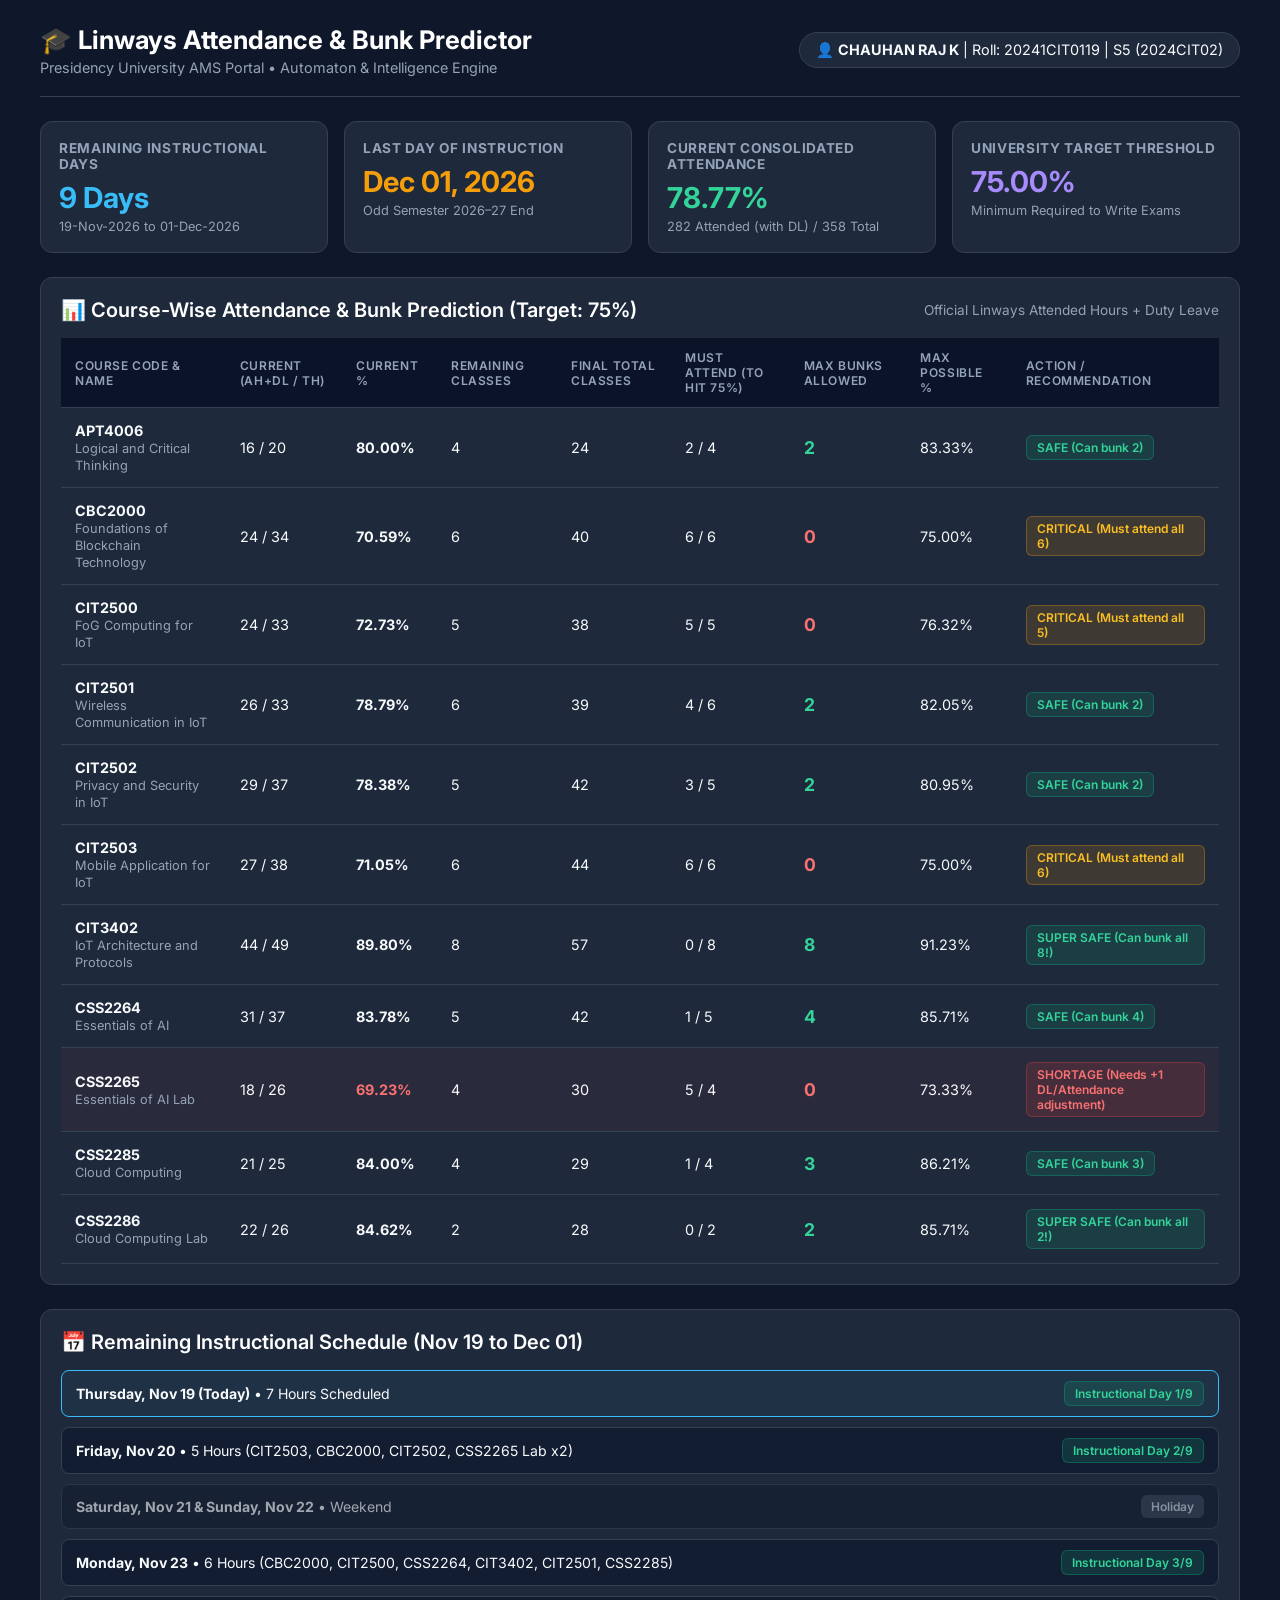
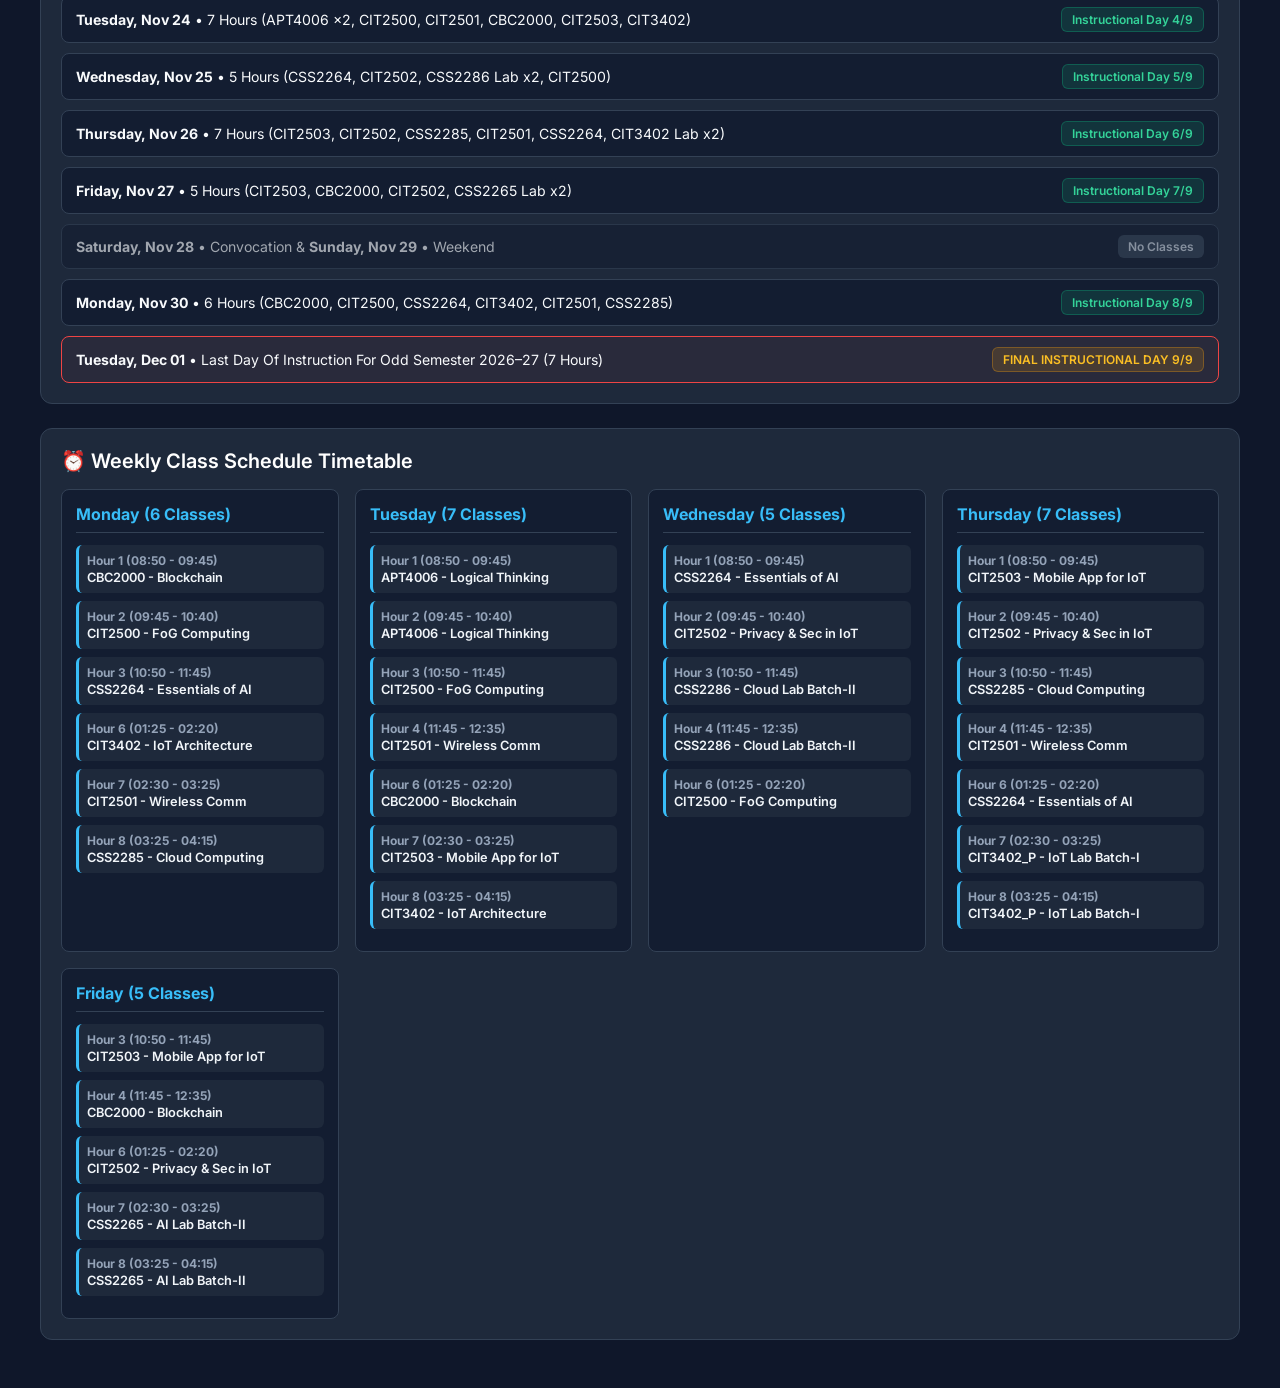
<file: playwrite/index.html>
<!DOCTYPE html>
<html lang="en">
<head>
    <meta charset="UTF-8">
    <meta name="viewport" content="width=device-width, initial-scale=1.0">
    <title>Presidency University - Attendance & Bunk Predictor</title>
    <link href="https://fonts.googleapis.com/css2?family=Inter:wght@400;500;600;700&display=swap" rel="stylesheet">
    <style>
        :root {
            --bg: #0f172a;
            --surface: #1e293b;
            --surface-hover: #334155;
            --text-main: #f8fafc;
            --text-muted: #94a3b8;
            --accent: #38bdf8;
            --accent-glow: rgba(56, 189, 248, 0.2);
            --danger: #ef4444;
            --warning: #f59e0b;
            --success: #10b981;
            --border: #334155;
        }
        * { box-sizing: border-box; margin: 0; padding: 0; font-family: 'Inter', sans-serif; }
        body { background: var(--bg); color: var(--text-main); padding: 24px; min-height: 100vh; }
        .container { max-width: 1200px; margin: 0 auto; }
        
        header { display: flex; justify-content: space-between; align-items: center; margin-bottom: 24px; padding-bottom: 20px; border-bottom: 1px solid var(--border); flex-wrap: wrap; gap: 16px; }
        h1 { font-size: 1.6rem; font-weight: 700; color: #fff; display: flex; align-items: center; gap: 10px; }
        .badge-user { background: var(--surface); padding: 8px 16px; border-radius: 9999px; border: 1px solid var(--border); font-size: 0.9rem; }
        
        .grid-stats { display: grid; grid-template-columns: repeat(auto-fit, minmax(220px, 1fr)); gap: 16px; margin-bottom: 24px; }
        .stat-card { background: var(--surface); border: 1px solid var(--border); border-radius: 12px; padding: 18px; }
        .stat-card h3 { font-size: 0.85rem; text-transform: uppercase; letter-spacing: 0.05em; color: var(--text-muted); margin-bottom: 8px; }
        .stat-card .val { font-size: 1.8rem; font-weight: 700; }
        .stat-card .sub { font-size: 0.8rem; color: var(--text-muted); margin-top: 4px; }
        
        .section-box { background: var(--surface); border: 1px solid var(--border); border-radius: 12px; padding: 20px; margin-bottom: 24px; overflow-x: auto; }
        .section-box h2 { font-size: 1.25rem; font-weight: 600; margin-bottom: 16px; color: #fff; display: flex; justify-content: space-between; align-items: center; }

        table { width: 100%; border-collapse: collapse; text-align: left; font-size: 0.9rem; }
        th { background: #0b1329; color: var(--text-muted); padding: 12px 14px; font-weight: 600; text-transform: uppercase; font-size: 0.75rem; letter-spacing: 0.05em; border-bottom: 1px solid var(--border); }
        td { padding: 14px; border-bottom: 1px solid var(--border); vertical-align: middle; }
        tr:hover td { background: rgba(255, 255, 255, 0.02); }

        .tag { display: inline-block; padding: 4px 10px; border-radius: 6px; font-size: 0.75rem; font-weight: 600; }
        .tag-safe { background: rgba(16, 185, 129, 0.15); color: #34d399; border: 1px solid rgba(16, 185, 129, 0.3); }
        .tag-critical { background: rgba(245, 158, 11, 0.15); color: #fbbf24; border: 1px solid rgba(245, 158, 11, 0.3); }
        .tag-shortage { background: rgba(239, 68, 68, 0.15); color: #f87171; border: 1px solid rgba(239, 68, 68, 0.3); }

        .progress-bar { width: 100%; height: 8px; background: #334155; border-radius: 4px; overflow: hidden; margin-top: 6px; }
        .progress-fill { height: 100%; border-radius: 4px; }

        .timetable-grid { display: grid; grid-template-columns: repeat(auto-fit, minmax(260px, 1fr)); gap: 16px; }
        .day-column { background: #131d31; border: 1px solid var(--border); border-radius: 8px; padding: 14px; }
        .day-column h4 { font-size: 1rem; color: var(--accent); margin-bottom: 12px; padding-bottom: 8px; border-bottom: 1px solid var(--border); }
        .hour-item { padding: 8px; background: #1e293b; border-radius: 6px; margin-bottom: 8px; font-size: 0.8rem; border-left: 3px solid var(--accent); }
        .hour-num { font-weight: 700; color: #94a3b8; font-size: 0.75rem; }
        .hour-subject { font-weight: 600; color: #f1f5f9; margin-top: 2px; }

        .calendar-timeline { display: flex; flex-direction: column; gap: 10px; }
        .timeline-row { display: flex; align-items: center; justify-content: space-between; padding: 10px 14px; background: #131d31; border-radius: 8px; border: 1px solid var(--border); font-size: 0.88rem; }
        .timeline-row.today { border-color: var(--accent); background: rgba(56, 189, 248, 0.05); }
        .timeline-row.last-day { border-color: var(--danger); background: rgba(239, 68, 68, 0.05); }
    </style>
</head>
<body>
<div class="container">
    <header>
        <div>
            <h1>🎓 Linways Attendance & Bunk Predictor</h1>
            <p style="color: var(--text-muted); font-size: 0.9rem; margin-top: 4px;">Presidency University AMS Portal • Automaton & Intelligence Engine</p>
        </div>
        <div class="badge-user">
            👤 <strong>CHAUHAN RAJ K</strong> | Roll: 20241CIT0119 | S5 (2024CIT02)
        </div>
    </header>

    <div class="grid-stats">
        <div class="stat-card">
            <h3>Remaining Instructional Days</h3>
            <div class="val" style="color: var(--accent);">9 Days</div>
            <div class="sub">19-Nov-2026 to 01-Dec-2026</div>
        </div>
        <div class="stat-card">
            <h3>Last Day of Instruction</h3>
            <div class="val" style="color: var(--warning);">Dec 01, 2026</div>
            <div class="sub">Odd Semester 2026–27 End</div>
        </div>
        <div class="stat-card">
            <h3>Current Consolidated Attendance</h3>
            <div class="val" style="color: #34d399;">78.77%</div>
            <div class="sub">282 Attended (with DL) / 358 Total</div>
        </div>
        <div class="stat-card">
            <h3>University Target Threshold</h3>
            <div class="val" style="color: #a78bfa;">75.00%</div>
            <div class="sub">Minimum Required to Write Exams</div>
        </div>
    </div>

    <!-- Attendance Table -->
    <div class="section-box">
        <h2>
            📊 Course-Wise Attendance & Bunk Prediction (Target: 75%)
            <span style="font-size: 0.85rem; font-weight: 400; color: var(--text-muted);">Official Linways Attended Hours + Duty Leave</span>
        </h2>
        <table>
            <thead>
                <tr>
                    <th>Course Code & Name</th>
                    <th>Current (AH+DL / TH)</th>
                    <th>Current %</th>
                    <th>Remaining Classes</th>
                    <th>Final Total Classes</th>
                    <th>Must Attend (to hit 75%)</th>
                    <th>Max Bunks Allowed</th>
                    <th>Max Possible %</th>
                    <th>Action / Recommendation</th>
                </tr>
            </thead>
            <tbody>
                <tr>
                    <td><strong>APT4006</strong><br><span style="color: var(--text-muted); font-size: 0.8rem;">Logical and Critical Thinking</span></td>
                    <td>16 / 20</td>
                    <td><strong>80.00%</strong></td>
                    <td>4</td>
                    <td>24</td>
                    <td>2 / 4</td>
                    <td><strong style="color: #34d399; font-size: 1.1rem;">2</strong></td>
                    <td>83.33%</td>
                    <td><span class="tag tag-safe">SAFE (Can bunk 2)</span></td>
                </tr>
                <tr>
                    <td><strong>CBC2000</strong><br><span style="color: var(--text-muted); font-size: 0.8rem;">Foundations of Blockchain Technology</span></td>
                    <td>24 / 34</td>
                    <td><strong>70.59%</strong></td>
                    <td>6</td>
                    <td>40</td>
                    <td>6 / 6</td>
                    <td><strong style="color: #f87171; font-size: 1.1rem;">0</strong></td>
                    <td>75.00%</td>
                    <td><span class="tag tag-critical">CRITICAL (Must attend all 6)</span></td>
                </tr>
                <tr>
                    <td><strong>CIT2500</strong><br><span style="color: var(--text-muted); font-size: 0.8rem;">FoG Computing for IoT</span></td>
                    <td>24 / 33</td>
                    <td><strong>72.73%</strong></td>
                    <td>5</td>
                    <td>38</td>
                    <td>5 / 5</td>
                    <td><strong style="color: #f87171; font-size: 1.1rem;">0</strong></td>
                    <td>76.32%</td>
                    <td><span class="tag tag-critical">CRITICAL (Must attend all 5)</span></td>
                </tr>
                <tr>
                    <td><strong>CIT2501</strong><br><span style="color: var(--text-muted); font-size: 0.8rem;">Wireless Communication in IoT</span></td>
                    <td>26 / 33</td>
                    <td><strong>78.79%</strong></td>
                    <td>6</td>
                    <td>39</td>
                    <td>4 / 6</td>
                    <td><strong style="color: #34d399; font-size: 1.1rem;">2</strong></td>
                    <td>82.05%</td>
                    <td><span class="tag tag-safe">SAFE (Can bunk 2)</span></td>
                </tr>
                <tr>
                    <td><strong>CIT2502</strong><br><span style="color: var(--text-muted); font-size: 0.8rem;">Privacy and Security in IoT</span></td>
                    <td>29 / 37</td>
                    <td><strong>78.38%</strong></td>
                    <td>5</td>
                    <td>42</td>
                    <td>3 / 5</td>
                    <td><strong style="color: #34d399; font-size: 1.1rem;">2</strong></td>
                    <td>80.95%</td>
                    <td><span class="tag tag-safe">SAFE (Can bunk 2)</span></td>
                </tr>
                <tr>
                    <td><strong>CIT2503</strong><br><span style="color: var(--text-muted); font-size: 0.8rem;">Mobile Application for IoT</span></td>
                    <td>27 / 38</td>
                    <td><strong>71.05%</strong></td>
                    <td>6</td>
                    <td>44</td>
                    <td>6 / 6</td>
                    <td><strong style="color: #f87171; font-size: 1.1rem;">0</strong></td>
                    <td>75.00%</td>
                    <td><span class="tag tag-critical">CRITICAL (Must attend all 6)</span></td>
                </tr>
                <tr>
                    <td><strong>CIT3402</strong><br><span style="color: var(--text-muted); font-size: 0.8rem;">IoT Architecture and Protocols</span></td>
                    <td>44 / 49</td>
                    <td><strong>89.80%</strong></td>
                    <td>8</td>
                    <td>57</td>
                    <td>0 / 8</td>
                    <td><strong style="color: #34d399; font-size: 1.1rem;">8</strong></td>
                    <td>91.23%</td>
                    <td><span class="tag tag-safe">SUPER SAFE (Can bunk all 8!)</span></td>
                </tr>
                <tr>
                    <td><strong>CSS2264</strong><br><span style="color: var(--text-muted); font-size: 0.8rem;">Essentials of AI</span></td>
                    <td>31 / 37</td>
                    <td><strong>83.78%</strong></td>
                    <td>5</td>
                    <td>42</td>
                    <td>1 / 5</td>
                    <td><strong style="color: #34d399; font-size: 1.1rem;">4</strong></td>
                    <td>85.71%</td>
                    <td><span class="tag tag-safe">SAFE (Can bunk 4)</span></td>
                </tr>
                <tr style="background: rgba(239, 68, 68, 0.05);">
                    <td><strong>CSS2265</strong><br><span style="color: var(--text-muted); font-size: 0.8rem;">Essentials of AI Lab</span></td>
                    <td>18 / 26</td>
                    <td><strong style="color: #f87171;">69.23%</strong></td>
                    <td>4</td>
                    <td>30</td>
                    <td>5 / 4</td>
                    <td><strong style="color: #f87171; font-size: 1.1rem;">0</strong></td>
                    <td>73.33%</td>
                    <td><span class="tag tag-shortage">SHORTAGE (Needs +1 DL/Attendance adjustment)</span></td>
                </tr>
                <tr>
                    <td><strong>CSS2285</strong><br><span style="color: var(--text-muted); font-size: 0.8rem;">Cloud Computing</span></td>
                    <td>21 / 25</td>
                    <td><strong>84.00%</strong></td>
                    <td>4</td>
                    <td>29</td>
                    <td>1 / 4</td>
                    <td><strong style="color: #34d399; font-size: 1.1rem;">3</strong></td>
                    <td>86.21%</td>
                    <td><span class="tag tag-safe">SAFE (Can bunk 3)</span></td>
                </tr>
                <tr>
                    <td><strong>CSS2286</strong><br><span style="color: var(--text-muted); font-size: 0.8rem;">Cloud Computing Lab</span></td>
                    <td>22 / 26</td>
                    <td><strong>84.62%</strong></td>
                    <td>2</td>
                    <td>28</td>
                    <td>0 / 2</td>
                    <td><strong style="color: #34d399; font-size: 1.1rem;">2</strong></td>
                    <td>85.71%</td>
                    <td><span class="tag tag-safe">SUPER SAFE (Can bunk all 2!)</span></td>
                </tr>
            </tbody>
        </table>
    </div>

    <!-- Remaining Calendar Days Breakdown -->
    <div class="section-box">
        <h2>📅 Remaining Instructional Schedule (Nov 19 to Dec 01)</h2>
        <div class="calendar-timeline">
            <div class="timeline-row today">
                <div><strong>Thursday, Nov 19 (Today)</strong> • 7 Hours Scheduled</div>
                <div><span class="tag tag-safe">Instructional Day 1/9</span></div>
            </div>
            <div class="timeline-row">
                <div><strong>Friday, Nov 20</strong> • 5 Hours (CIT2503, CBC2000, CIT2502, CSS2265 Lab x2)</div>
                <div><span class="tag tag-safe">Instructional Day 2/9</span></div>
            </div>
            <div class="timeline-row" style="opacity: 0.6;">
                <div><strong>Saturday, Nov 21 & Sunday, Nov 22</strong> • Weekend</div>
                <div><span class="tag" style="background:#334155; color:#cbd5e1;">Holiday</span></div>
            </div>
            <div class="timeline-row">
                <div><strong>Monday, Nov 23</strong> • 6 Hours (CBC2000, CIT2500, CSS2264, CIT3402, CIT2501, CSS2285)</div>
                <div><span class="tag tag-safe">Instructional Day 3/9</span></div>
            </div>
            <div class="timeline-row">
                <div><strong>Tuesday, Nov 24</strong> • 7 Hours (APT4006 x2, CIT2500, CIT2501, CBC2000, CIT2503, CIT3402)</div>
                <div><span class="tag tag-safe">Instructional Day 4/9</span></div>
            </div>
            <div class="timeline-row">
                <div><strong>Wednesday, Nov 25</strong> • 5 Hours (CSS2264, CIT2502, CSS2286 Lab x2, CIT2500)</div>
                <div><span class="tag tag-safe">Instructional Day 5/9</span></div>
            </div>
            <div class="timeline-row">
                <div><strong>Thursday, Nov 26</strong> • 7 Hours (CIT2503, CIT2502, CSS2285, CIT2501, CSS2264, CIT3402 Lab x2)</div>
                <div><span class="tag tag-safe">Instructional Day 6/9</span></div>
            </div>
            <div class="timeline-row">
                <div><strong>Friday, Nov 27</strong> • 5 Hours (CIT2503, CBC2000, CIT2502, CSS2265 Lab x2)</div>
                <div><span class="tag tag-safe">Instructional Day 7/9</span></div>
            </div>
            <div class="timeline-row" style="opacity: 0.6;">
                <div><strong>Saturday, Nov 28</strong> • Convocation & <strong>Sunday, Nov 29</strong> • Weekend</div>
                <div><span class="tag" style="background:#334155; color:#cbd5e1;">No Classes</span></div>
            </div>
            <div class="timeline-row">
                <div><strong>Monday, Nov 30</strong> • 6 Hours (CBC2000, CIT2500, CSS2264, CIT3402, CIT2501, CSS2285)</div>
                <div><span class="tag tag-safe">Instructional Day 8/9</span></div>
            </div>
            <div class="timeline-row last-day">
                <div><strong>Tuesday, Dec 01</strong> • Last Day Of Instruction For Odd Semester 2026–27 (7 Hours)</div>
                <div><span class="tag tag-critical">FINAL INSTRUCTIONAL DAY 9/9</span></div>
            </div>
        </div>
    </div>

    <!-- Weekly Timetable View -->
    <div class="section-box">
        <h2>⏰ Weekly Class Schedule Timetable</h2>
        <div class="timetable-grid">
            <div class="day-column">
                <h4>Monday (6 Classes)</h4>
                <div class="hour-item"><div class="hour-num">Hour 1 (08:50 - 09:45)</div><div class="hour-subject">CBC2000 - Blockchain</div></div>
                <div class="hour-item"><div class="hour-num">Hour 2 (09:45 - 10:40)</div><div class="hour-subject">CIT2500 - FoG Computing</div></div>
                <div class="hour-item"><div class="hour-num">Hour 3 (10:50 - 11:45)</div><div class="hour-subject">CSS2264 - Essentials of AI</div></div>
                <div class="hour-item"><div class="hour-num">Hour 6 (01:25 - 02:20)</div><div class="hour-subject">CIT3402 - IoT Architecture</div></div>
                <div class="hour-item"><div class="hour-num">Hour 7 (02:30 - 03:25)</div><div class="hour-subject">CIT2501 - Wireless Comm</div></div>
                <div class="hour-item"><div class="hour-num">Hour 8 (03:25 - 04:15)</div><div class="hour-subject">CSS2285 - Cloud Computing</div></div>
            </div>

            <div class="day-column">
                <h4>Tuesday (7 Classes)</h4>
                <div class="hour-item"><div class="hour-num">Hour 1 (08:50 - 09:45)</div><div class="hour-subject">APT4006 - Logical Thinking</div></div>
                <div class="hour-item"><div class="hour-num">Hour 2 (09:45 - 10:40)</div><div class="hour-subject">APT4006 - Logical Thinking</div></div>
                <div class="hour-item"><div class="hour-num">Hour 3 (10:50 - 11:45)</div><div class="hour-subject">CIT2500 - FoG Computing</div></div>
                <div class="hour-item"><div class="hour-num">Hour 4 (11:45 - 12:35)</div><div class="hour-subject">CIT2501 - Wireless Comm</div></div>
                <div class="hour-item"><div class="hour-num">Hour 6 (01:25 - 02:20)</div><div class="hour-subject">CBC2000 - Blockchain</div></div>
                <div class="hour-item"><div class="hour-num">Hour 7 (02:30 - 03:25)</div><div class="hour-subject">CIT2503 - Mobile App for IoT</div></div>
                <div class="hour-item"><div class="hour-num">Hour 8 (03:25 - 04:15)</div><div class="hour-subject">CIT3402 - IoT Architecture</div></div>
            </div>

            <div class="day-column">
                <h4>Wednesday (5 Classes)</h4>
                <div class="hour-item"><div class="hour-num">Hour 1 (08:50 - 09:45)</div><div class="hour-subject">CSS2264 - Essentials of AI</div></div>
                <div class="hour-item"><div class="hour-num">Hour 2 (09:45 - 10:40)</div><div class="hour-subject">CIT2502 - Privacy & Sec in IoT</div></div>
                <div class="hour-item"><div class="hour-num">Hour 3 (10:50 - 11:45)</div><div class="hour-subject">CSS2286 - Cloud Lab Batch-II</div></div>
                <div class="hour-item"><div class="hour-num">Hour 4 (11:45 - 12:35)</div><div class="hour-subject">CSS2286 - Cloud Lab Batch-II</div></div>
                <div class="hour-item"><div class="hour-num">Hour 6 (01:25 - 02:20)</div><div class="hour-subject">CIT2500 - FoG Computing</div></div>
            </div>

            <div class="day-column">
                <h4>Thursday (7 Classes)</h4>
                <div class="hour-item"><div class="hour-num">Hour 1 (08:50 - 09:45)</div><div class="hour-subject">CIT2503 - Mobile App for IoT</div></div>
                <div class="hour-item"><div class="hour-num">Hour 2 (09:45 - 10:40)</div><div class="hour-subject">CIT2502 - Privacy & Sec in IoT</div></div>
                <div class="hour-item"><div class="hour-num">Hour 3 (10:50 - 11:45)</div><div class="hour-subject">CSS2285 - Cloud Computing</div></div>
                <div class="hour-item"><div class="hour-num">Hour 4 (11:45 - 12:35)</div><div class="hour-subject">CIT2501 - Wireless Comm</div></div>
                <div class="hour-item"><div class="hour-num">Hour 6 (01:25 - 02:20)</div><div class="hour-subject">CSS2264 - Essentials of AI</div></div>
                <div class="hour-item"><div class="hour-num">Hour 7 (02:30 - 03:25)</div><div class="hour-subject">CIT3402_P - IoT Lab Batch-I</div></div>
                <div class="hour-item"><div class="hour-num">Hour 8 (03:25 - 04:15)</div><div class="hour-subject">CIT3402_P - IoT Lab Batch-I</div></div>
            </div>

            <div class="day-column">
                <h4>Friday (5 Classes)</h4>
                <div class="hour-item"><div class="hour-num">Hour 3 (10:50 - 11:45)</div><div class="hour-subject">CIT2503 - Mobile App for IoT</div></div>
                <div class="hour-item"><div class="hour-num">Hour 4 (11:45 - 12:35)</div><div class="hour-subject">CBC2000 - Blockchain</div></div>
                <div class="hour-item"><div class="hour-num">Hour 6 (01:25 - 02:20)</div><div class="hour-subject">CIT2502 - Privacy & Sec in IoT</div></div>
                <div class="hour-item"><div class="hour-num">Hour 7 (02:30 - 03:25)</div><div class="hour-subject">CSS2265 - AI Lab Batch-II</div></div>
                <div class="hour-item"><div class="hour-num">Hour 8 (03:25 - 04:15)</div><div class="hour-subject">CSS2265 - AI Lab Batch-II</div></div>
            </div>
        </div>
    </div>
</div>
</body>
</html>
</file>
